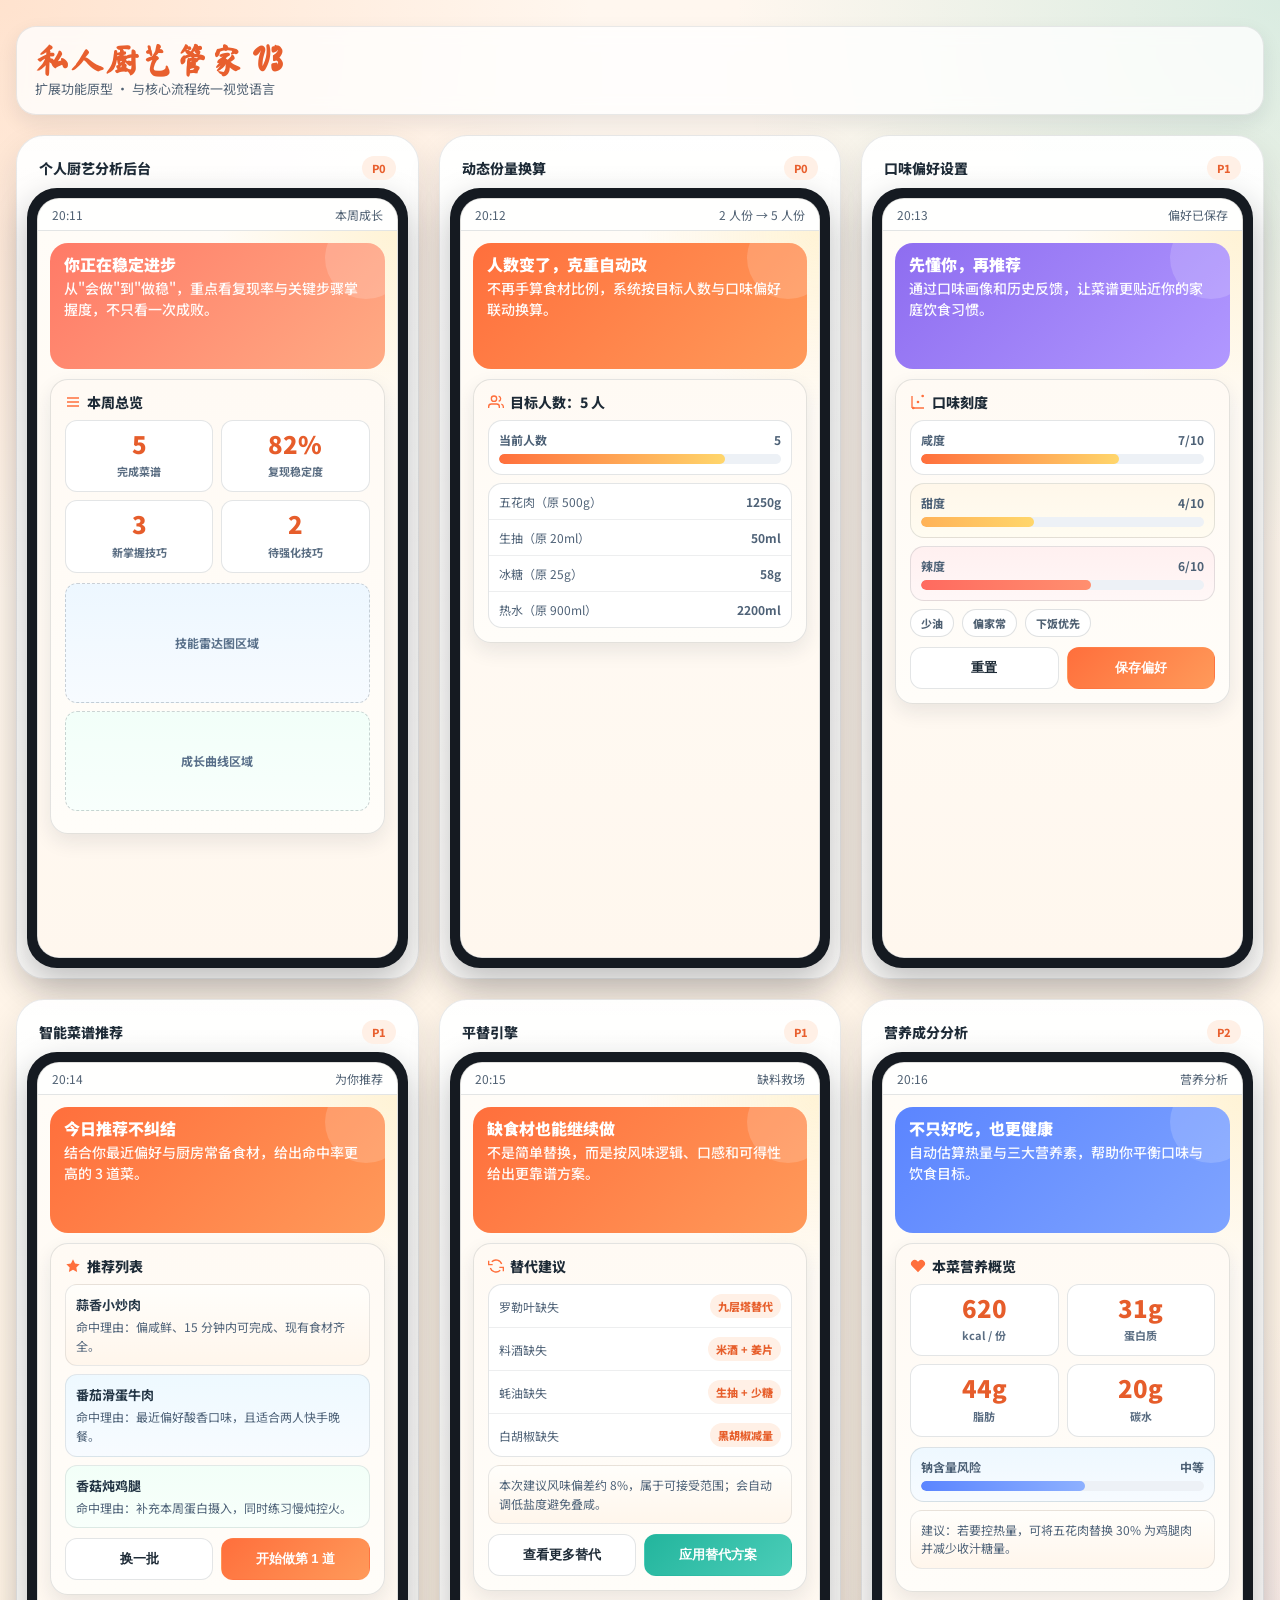
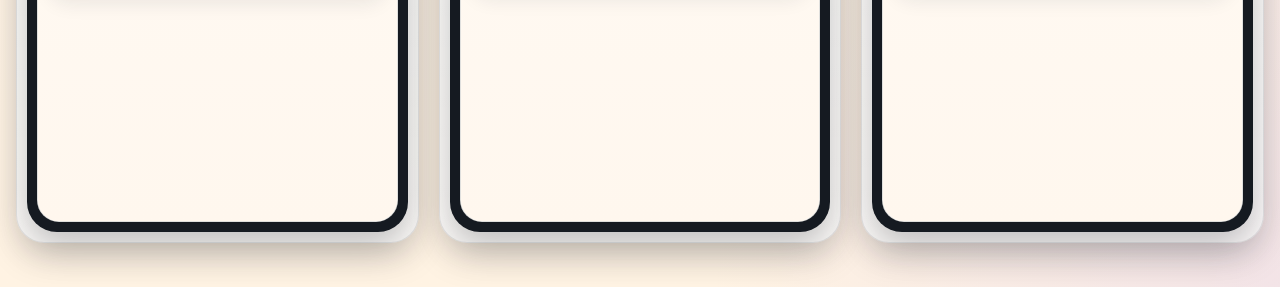
<file: assets/prototypes/smartcooking-extended.html>
<!DOCTYPE html>
<html lang="zh-CN">
<head>
  <meta charset="UTF-8" />
  <meta name="viewport" content="width=device-width, initial-scale=1.0" />
  <title>私人厨艺管家 · 扩展功能 V3</title>
  <link rel="preconnect" href="https://fonts.googleapis.com" />
  <link rel="preconnect" href="https://fonts.gstatic.com" crossorigin />
  <link href="https://fonts.googleapis.com/css2?family=Ma+Shan+Zheng&family=Noto+Sans+SC:wght@400;500;700;900&display=swap" rel="stylesheet" />
  <style>
    :root {
      --brand-1: #ff6f3c;
      --brand-2: #ff9a5a;
      --ink-1: #1d2a36;
      --ink-2: #506173;
      --bg-1: #fff7ef;
      --bg-2: #fff3e3;
      --card: #fffcf8;
      --line: rgba(29, 42, 54, 0.12);
      --mint: #23b59d;
      --sky: #e9f4ff;
      --lavender: #efeaff;
      --peach: #ffeede;
      --gold: #ffd66b;
      --rose: #ffdfe4;
      --hero-h: 126px;
      --phone-w: 385px;
      --phone-h: 780px;
      --radius-xl: 30px;
      --radius-lg: 22px;
      --radius-md: 16px;
      --radius-sm: 12px;
      --shadow-soft: 0 16px 34px rgba(22, 37, 53, 0.12);
      --shadow-card: 0 8px 20px rgba(22, 37, 53, 0.09);
    }

    * { box-sizing: border-box; }

    body {
      margin: 0;
      font-family: "Noto Sans SC", sans-serif;
      color: var(--ink-1);
      background:
        radial-gradient(circle at 0% 0%, rgba(255, 154, 90, 0.22), transparent 26%),
        radial-gradient(circle at 100% 0%, rgba(35, 181, 157, 0.17), transparent 24%),
        radial-gradient(circle at 100% 100%, rgba(169, 134, 255, 0.14), transparent 25%),
        linear-gradient(180deg, var(--bg-1), var(--bg-2));
      min-height: 100vh;
    }

    .shell { max-width: 1540px; margin: 0 auto; padding: 26px 16px 44px; }

    .header {
      display: flex;
      justify-content: space-between;
      align-items: center;
      gap: 14px;
      padding: 16px 18px;
      border-radius: 20px;
      background: rgba(255, 255, 255, 0.78);
      border: 1px solid rgba(29, 42, 54, 0.1);
      backdrop-filter: blur(8px);
      box-shadow: var(--shadow-card);
      margin-bottom: 20px;
    }

    .header h1 {
      margin: 0;
      font-family: "Ma Shan Zheng", cursive;
      font-size: 34px;
      letter-spacing: 1px;
      color: #e85f2e;
    }

    .header p { margin: 2px 0 0; color: var(--ink-2); font-size: 13px; }

    .grid { display: grid; grid-template-columns: repeat(3, minmax(280px, 1fr)); gap: 20px; }

    .screen-card {
      background: linear-gradient(180deg, rgba(255,255,255,0.95), rgba(255,255,255,0.84));
      border: 1px solid rgba(29, 42, 54, 0.1);
      border-radius: 28px;
      padding: 10px;
      box-shadow: var(--shadow-soft);
    }

    .screen-title {
      display: flex;
      justify-content: space-between;
      align-items: center;
      padding: 10px 12px 8px;
      font-size: 14px;
      font-weight: 800;
    }

    .tag {
      font-size: 11px;
      font-weight: 800;
      color: #e85f2e;
      background: #fff0e6;
      border-radius: 999px;
      padding: 4px 10px;
    }

    .phone {
      width: 100%;
      max-width: var(--phone-w);
      height: var(--phone-h);
      margin: 0 auto;
      border-radius: var(--radius-xl);
      background: #151a21;
      padding: 10px;
      box-shadow: 0 14px 34px rgba(21, 26, 33, 0.28);
    }

    .phone-shell {
      height: 100%;
      overflow: hidden;
      border-radius: 22px;
      background: #fffdf9;
      border: 1px solid rgba(29, 42, 54, 0.14);
      position: relative;
    }

    .status {
      height: 32px;
      display: flex;
      align-items: center;
      justify-content: space-between;
      padding: 0 14px;
      font-size: 12px;
      color: var(--ink-2);
      background: rgba(255,255,255,0.84);
      border-bottom: 1px solid var(--line);
    }

    .page {
      height: calc(100% - 32px);
      overflow-y: auto;
      padding: 12px;
      background:
        radial-gradient(circle at 100% 0%, rgba(255, 214, 107, 0.24), transparent 22%),
        linear-gradient(180deg, #fffcf7, #fff7ee);
    }

    .hero {
      min-height: var(--hero-h);
      border-radius: 18px;
      background: linear-gradient(135deg, var(--brand-1), var(--brand-2));
      color: #fff;
      padding: 12px 14px;
      margin-bottom: 10px;
      position: relative;
      overflow: hidden;
    }

    .hero::after {
      content: "";
      position: absolute;
      width: 82px;
      height: 82px;
      right: -22px;
      top: -26px;
      border-radius: 50%;
      background: rgba(255,255,255,0.16);
    }

    .hero h3 { margin: 0 0 4px; font-size: 16px; line-height: 1.2; font-weight: 900; position: relative; z-index: 1; }
    .hero p { margin: 0; font-size: 11px; line-height: 1.5; color: rgba(255,255,255,0.92); position: relative; z-index: 1; }

    .panel {
      border-radius: 18px;
      background: linear-gradient(180deg, #fffaf4, #fffdf9);
      border: 1px solid var(--line);
      box-shadow: var(--shadow-card);
      margin-bottom: 10px;
      overflow: hidden;
    }

    .panel .head {
      display: flex;
      justify-content: space-between;
      align-items: center;
      padding: 12px 14px 8px;
      font-size: 14px;
      font-weight: 800;
    }

    .panel .body { padding: 0 14px 14px; }

    .stat-grid { display: grid; grid-template-columns: repeat(2, 1fr); gap: 8px; margin-bottom: 10px; }

    .stat {
      border-radius: 12px;
      border: 1px solid rgba(29,42,54,0.12);
      background: #fff;
      padding: 10px;
      text-align: center;
    }

    .stat strong {
      display: block;
      font-size: 24px;
      line-height: 1.1;
      color: #e65d2b;
      font-weight: 900;
    }

    .stat span { font-size: 11px; color: #5a6d82; font-weight: 700; }

    .chart {
      height: 120px;
      border-radius: 12px;
      border: 1px dashed rgba(29,42,54,0.2);
      background: linear-gradient(180deg, #edf7ff, #f7fbff);
      display: grid;
      place-items: center;
      color: #59708a;
      font-size: 12px;
      font-weight: 700;
      margin-bottom: 8px;
    }

    .slider-box {
      border-radius: 14px;
      border: 1px solid rgba(29,42,54,0.12);
      background: #fff;
      padding: 10px;
      margin-bottom: 8px;
    }

    .line {
      display: flex;
      justify-content: space-between;
      align-items: center;
      font-size: 12px;
      margin-bottom: 6px;
      color: #4d6176;
      font-weight: 700;
    }

    .bar {
      height: 10px;
      border-radius: 999px;
      background: #edf1f6;
      overflow: hidden;
    }

    .fill { height: 100%; border-radius: inherit; background: linear-gradient(90deg, #ff6f3c, #ffd66b); }

    .recipe-item {
      border-radius: 12px;
      border: 1px solid rgba(29,42,54,0.1);
      background: linear-gradient(180deg, #fffefb, #fff6ec);
      padding: 10px;
      margin-bottom: 8px;
      font-size: 12px;
      color: #4e6278;
      line-height: 1.55;
    }

    .recipe-item strong { display: block; font-size: 13px; color: #243646; margin-bottom: 3px; }

    .chips { display: flex; flex-wrap: wrap; gap: 8px; }

    .chip {
      border-radius: 999px;
      border: 1px solid rgba(29,42,54,0.14);
      background: #fff;
      padding: 5px 10px;
      font-size: 11px;
      color: #506173;
      font-weight: 800;
    }

    .btn-row { display: flex; gap: 8px; margin-top: 10px; }

    .btn {
      min-height: 42px;
      border-radius: 12px;
      border: 1px solid rgba(29,42,54,0.12);
      background: #fff;
      font-size: 13px;
      font-weight: 800;
      padding: 10px 12px;
      color: var(--ink-1);
      flex: 1;
    }

    .btn.primary { background: linear-gradient(135deg, var(--brand-1), var(--brand-2)); color: #fff; border-color: transparent; }
    .btn.teal { background: linear-gradient(135deg, #23b59d, #4bcdb8); color: #fff; border-color: transparent; }

    .table {
      border-radius: 14px;
      border: 1px solid rgba(29,42,54,0.12);
      overflow: hidden;
      background: #fff;
    }

    .row {
      display: grid;
      grid-template-columns: 1fr auto;
      gap: 8px;
      align-items: center;
      padding: 9px 10px;
      border-bottom: 1px solid rgba(29,42,54,0.08);
      font-size: 12px;
      color: #4f6277;
    }

    .row:last-child { border-bottom: 0; }

    .badge {
      padding: 4px 8px;
      border-radius: 999px;
      font-size: 11px;
      font-weight: 800;
      background: #fff0e6;
      color: #e75f2c;
    }

    @media (max-width: 1260px) {
      .grid { grid-template-columns: repeat(2, minmax(280px, 1fr)); }
    }

    @media (max-width: 760px) {
      .grid { grid-template-columns: 1fr; }
      .phone { max-width: 100%; height: 720px; }
    }
  </style>
</head>
<body>
  <div class="shell">
    <header class="header">
      <div>
        <h1>私人厨艺管家 V3</h1>
        <p>扩展功能原型 · 与核心流程统一视觉语言</p>
      </div>
    </header>

    <main class="grid">
      <section class="screen-card">
        <div class="screen-title"><span>个人厨艺分析后台</span><span class="tag">P0</span></div>
        <div class="phone"><div class="phone-shell">
          <div class="status"><span>20:11</span><span>本周成长</span></div>
          <div class="page">
            <div class="hero" style="background:linear-gradient(135deg,#ff7a67,#ffab84);">
              <h3>你正在稳定进步</h3>
              <p style="font-size:14px;color:rgba(255,255,255,0.96);font-weight:500;">从"会做"到"做稳"，重点看复现率与关键步骤掌握度，不只看一次成败。</p>
            </div>
            <div class="panel">
              <div class="head">
                <span style="display:flex;align-items:center;gap:6px;">
                  <svg viewBox="0 0 24 24" fill="none" stroke="currentColor" stroke-width="2" style="width:16px;height:16px;color:#ff6f3c;">
                    <path d="M3 12h18"/>
                    <path d="M3 6h18"/>
                    <path d="M3 18h18"/>
                  </svg>
                  本周总览
                </span>
              </div>
              <div class="body">
                <div class="stat-grid">
                  <div class="stat"><strong>5</strong><span>完成菜谱</span></div>
                  <div class="stat"><strong>82%</strong><span>复现稳定度</span></div>
                  <div class="stat"><strong>3</strong><span>新掌握技巧</span></div>
                  <div class="stat"><strong>2</strong><span>待强化技巧</span></div>
                </div>
                <div class="chart">技能雷达图区域</div>
                <div class="chart" style="height:100px;background:linear-gradient(180deg,#f2fff9,#f8fffc);">成长曲线区域</div>
              </div>
            </div>
          </div>
        </div></div>
      </section>

      <section class="screen-card">
        <div class="screen-title"><span>动态份量换算</span><span class="tag">P0</span></div>
        <div class="phone"><div class="phone-shell">
          <div class="status"><span>20:12</span><span>2 人份 → 5 人份</span></div>
          <div class="page">
            <div class="hero" style="background:linear-gradient(135deg,#ff6f3c,#ff9a5a);">
              <h3>人数变了，克重自动改</h3>
              <p style="font-size:14px;color:rgba(255,255,255,0.96);font-weight:500;">不再手算食材比例，系统按目标人数与口味偏好联动换算。</p>
            </div>
            <div class="panel">
              <div class="head">
                <span style="display:flex;align-items:center;gap:6px;">
                  <svg viewBox="0 0 24 24" fill="none" stroke="currentColor" stroke-width="2" style="width:16px;height:16px;color:#ff6f3c;">
                    <path d="M17 21v-2a4 4 0 0 0-4-4H5a4 4 0 0 0-4 4v2"/>
                    <circle cx="9" cy="7" r="4"/>
                    <path d="M23 21v-2a4 4 0 0 0-3-3.87"/>
                    <path d="M16 3.13a4 4 0 0 1 0 7.75"/>
                  </svg>
                  目标人数：5 人
                </span>
              </div>
              <div class="body">
                <div class="slider-box">
                  <div class="line"><span>当前人数</span><strong>5</strong></div>
                  <div class="bar"><div class="fill" style="width:80%;"></div></div>
                </div>
                <div class="table">
                  <div class="row"><span>五花肉（原 500g）</span><strong>1250g</strong></div>
                  <div class="row"><span>生抽（原 20ml）</span><strong>50ml</strong></div>
                  <div class="row"><span>冰糖（原 25g）</span><strong>58g</strong></div>
                  <div class="row"><span>热水（原 900ml）</span><strong>2200ml</strong></div>
                </div>
              </div>
            </div>
          </div>
        </div></div>
      </section>

      <section class="screen-card">
        <div class="screen-title"><span>口味偏好设置</span><span class="tag">P1</span></div>
        <div class="phone"><div class="phone-shell">
          <div class="status"><span>20:13</span><span>偏好已保存</span></div>
          <div class="page">
            <div class="hero" style="background:linear-gradient(135deg,#8e6df0,#b198ff);">
              <h3>先懂你，再推荐</h3>
              <p style="font-size:14px;color:rgba(255,255,255,0.96);font-weight:500;">通过口味画像和历史反馈，让菜谱更贴近你的家庭饮食习惯。</p>
            </div>
            <div class="panel">
              <div class="head">
                <span style="display:flex;align-items:center;gap:6px;">
                  <svg viewBox="0 0 24 24" fill="none" stroke="currentColor" stroke-width="2" style="width:16px;height:16px;color:#ff6f3c;">
                    <circle cx="12" cy="12" r="1"/>
                    <circle cx="19" cy="3" r="1"/>
                    <circle cx="5" cy="21" r="1"/>
                    <path d="M3 3v18"/>
                    <path d="M3 21h18"/>
                  </svg>
                  口味刻度
                </span>
              </div>
              <div class="body">
                <div class="slider-box">
                  <div class="line"><span>咸度</span><strong>7/10</strong></div>
                  <div class="bar"><div class="fill" style="width:70%;"></div></div>
                </div>
                <div class="slider-box" style="background:linear-gradient(180deg,#fff7ea,#fffcf1);">
                  <div class="line"><span>甜度</span><strong>4/10</strong></div>
                  <div class="bar"><div class="fill" style="width:40%;background:linear-gradient(90deg,#ffb257,#ffd66b);"></div></div>
                </div>
                <div class="slider-box" style="background:linear-gradient(180deg,#fff0f0,#fff7f7);">
                  <div class="line"><span>辣度</span><strong>6/10</strong></div>
                  <div class="bar"><div class="fill" style="width:60%;background:linear-gradient(90deg,#ff6a5f,#ff8f6f);"></div></div>
                </div>
                <div class="chips"><span class="chip">少油</span><span class="chip">偏家常</span><span class="chip">下饭优先</span></div>
                <div class="btn-row"><button class="btn">重置</button><button class="btn primary">保存偏好</button></div>
              </div>
            </div>
          </div>
        </div></div>
      </section>

      <section class="screen-card">
        <div class="screen-title"><span>智能菜谱推荐</span><span class="tag">P1</span></div>
        <div class="phone"><div class="phone-shell">
          <div class="status"><span>20:14</span><span>为你推荐</span></div>
          <div class="page">
            <div class="hero" style="background:linear-gradient(135deg,#ff6f3c,#ff9a5a);">
              <h3>今日推荐不纠结</h3>
              <p style="font-size:14px;color:rgba(255,255,255,0.96);font-weight:500;">结合你最近偏好与厨房常备食材，给出命中率更高的 3 道菜。</p>
            </div>
            <div class="panel">
              <div class="head">
                <span style="display:flex;align-items:center;gap:6px;">
                  <svg viewBox="0 0 24 24" fill="currentColor" style="width:16px;height:16px;color:#ff6f3c;">
                    <path d="M12 2l3.09 6.26L22 9.27l-5 4.87 1.18 6.88L12 17.77l-6.18 3.25L7 14.14 2 9.27l6.91-1.01L12 2z"/>
                  </svg>
                  推荐列表
                </span>
              </div>
              <div class="body">
                <div class="recipe-item"><strong>蒜香小炒肉</strong>命中理由：偏咸鲜、15 分钟内可完成、现有食材齐全。</div>
                <div class="recipe-item" style="background:linear-gradient(180deg,#eef9ff,#f7fbff);"><strong>番茄滑蛋牛肉</strong>命中理由：最近偏好酸香口味，且适合两人快手晚餐。</div>
                <div class="recipe-item" style="background:linear-gradient(180deg,#f2fff8,#f8fffb);"><strong>香菇炖鸡腿</strong>命中理由：补充本周蛋白摄入，同时练习慢炖控火。</div>
                <div class="btn-row"><button class="btn">换一批</button><button class="btn primary">开始做第 1 道</button></div>
              </div>
            </div>
          </div>
        </div></div>
      </section>

      <section class="screen-card">
        <div class="screen-title"><span>平替引擎</span><span class="tag">P1</span></div>
        <div class="phone"><div class="phone-shell">
          <div class="status"><span>20:15</span><span>缺料救场</span></div>
          <div class="page">
            <div class="hero" style="background:linear-gradient(135deg,#ff6f3c,#ff9a5a);">
              <h3>缺食材也能继续做</h3>
              <p style="font-size:14px;color:rgba(255,255,255,0.96);font-weight:500;">不是简单替换，而是按风味逻辑、口感和可得性给出更靠谱方案。</p>
            </div>
            <div class="panel">
              <div class="head">
                <span style="display:flex;align-items:center;gap:6px;">
                  <svg viewBox="0 0 24 24" fill="none" stroke="currentColor" stroke-width="2" style="width:16px;height:16px;color:#ff6f3c;">
                    <path d="M1 4v6h6"/>
                    <path d="M23 20v-6h-6"/>
                    <path d="M20.49 9A9 9 0 0 0 5.64 5.64"/>
                    <path d="M3.51 15A9 9 0 0 0 18.36 18.36"/>
                  </svg>
                  替代建议
                </span>
              </div>
              <div class="body">
                <div class="table">
                  <div class="row"><span>罗勒叶缺失</span><span class="badge">九层塔替代</span></div>
                  <div class="row"><span>料酒缺失</span><span class="badge">米酒 + 姜片</span></div>
                  <div class="row"><span>蚝油缺失</span><span class="badge">生抽 + 少糖</span></div>
                  <div class="row"><span>白胡椒缺失</span><span class="badge">黑胡椒减量</span></div>
                </div>
                <div class="recipe-item" style="margin-top:8px;">本次建议风味偏差约 8%，属于可接受范围；会自动调低盐度避免叠咸。</div>
                <div class="btn-row"><button class="btn">查看更多替代</button><button class="btn teal">应用替代方案</button></div>
              </div>
            </div>
          </div>
        </div></div>
      </section>

      <section class="screen-card">
        <div class="screen-title"><span>营养成分分析</span><span class="tag">P2</span></div>
        <div class="phone"><div class="phone-shell">
          <div class="status"><span>20:16</span><span>营养分析</span></div>
          <div class="page">
            <div class="hero" style="background:linear-gradient(135deg,#5b85ff,#7fa4ff);">
              <h3>不只好吃，也更健康</h3>
              <p style="font-size:14px;color:rgba(255,255,255,0.96);font-weight:500;">自动估算热量与三大营养素，帮助你平衡口味与饮食目标。</p>
            </div>
            <div class="panel">
              <div class="head">
                <span style="display:flex;align-items:center;gap:6px;">
                  <svg viewBox="0 0 24 24" fill="currentColor" style="width:16px;height:16px;color:#ff6f3c;">
                    <path d="M20.84 4.61a5.5 5.5 0 0 0-7.78 0L12 5.67l-1.06-1.06a5.5 5.5 0 0 0-7.78 7.78l1.06 1.06L12 21.23l7.78-7.78 1.06-1.06a5.5 5.5 0 0 0 0-7.78z"/>
                  </svg>
                  本菜营养概览
                </span>
              </div>
              <div class="body">
                <div class="stat-grid">
                  <div class="stat"><strong>620</strong><span>kcal / 份</span></div>
                  <div class="stat"><strong>31g</strong><span>蛋白质</span></div>
                  <div class="stat"><strong>44g</strong><span>脂肪</span></div>
                  <div class="stat"><strong>20g</strong><span>碳水</span></div>
                </div>
                <div class="slider-box" style="background:linear-gradient(180deg,#eef8ff,#f7fbff);">
                  <div class="line"><span>钠含量风险</span><strong>中等</strong></div>
                  <div class="bar"><div class="fill" style="width:58%;background:linear-gradient(90deg,#5b85ff,#8db0ff);"></div></div>
                </div>
                <div class="recipe-item">建议：若要控热量，可将五花肉替换 30% 为鸡腿肉并减少收汁糖量。</div>
              </div>
            </div>
          </div>
        </div></div>
      </section>
    </main>
  </div>
</body>
</html>
</file>
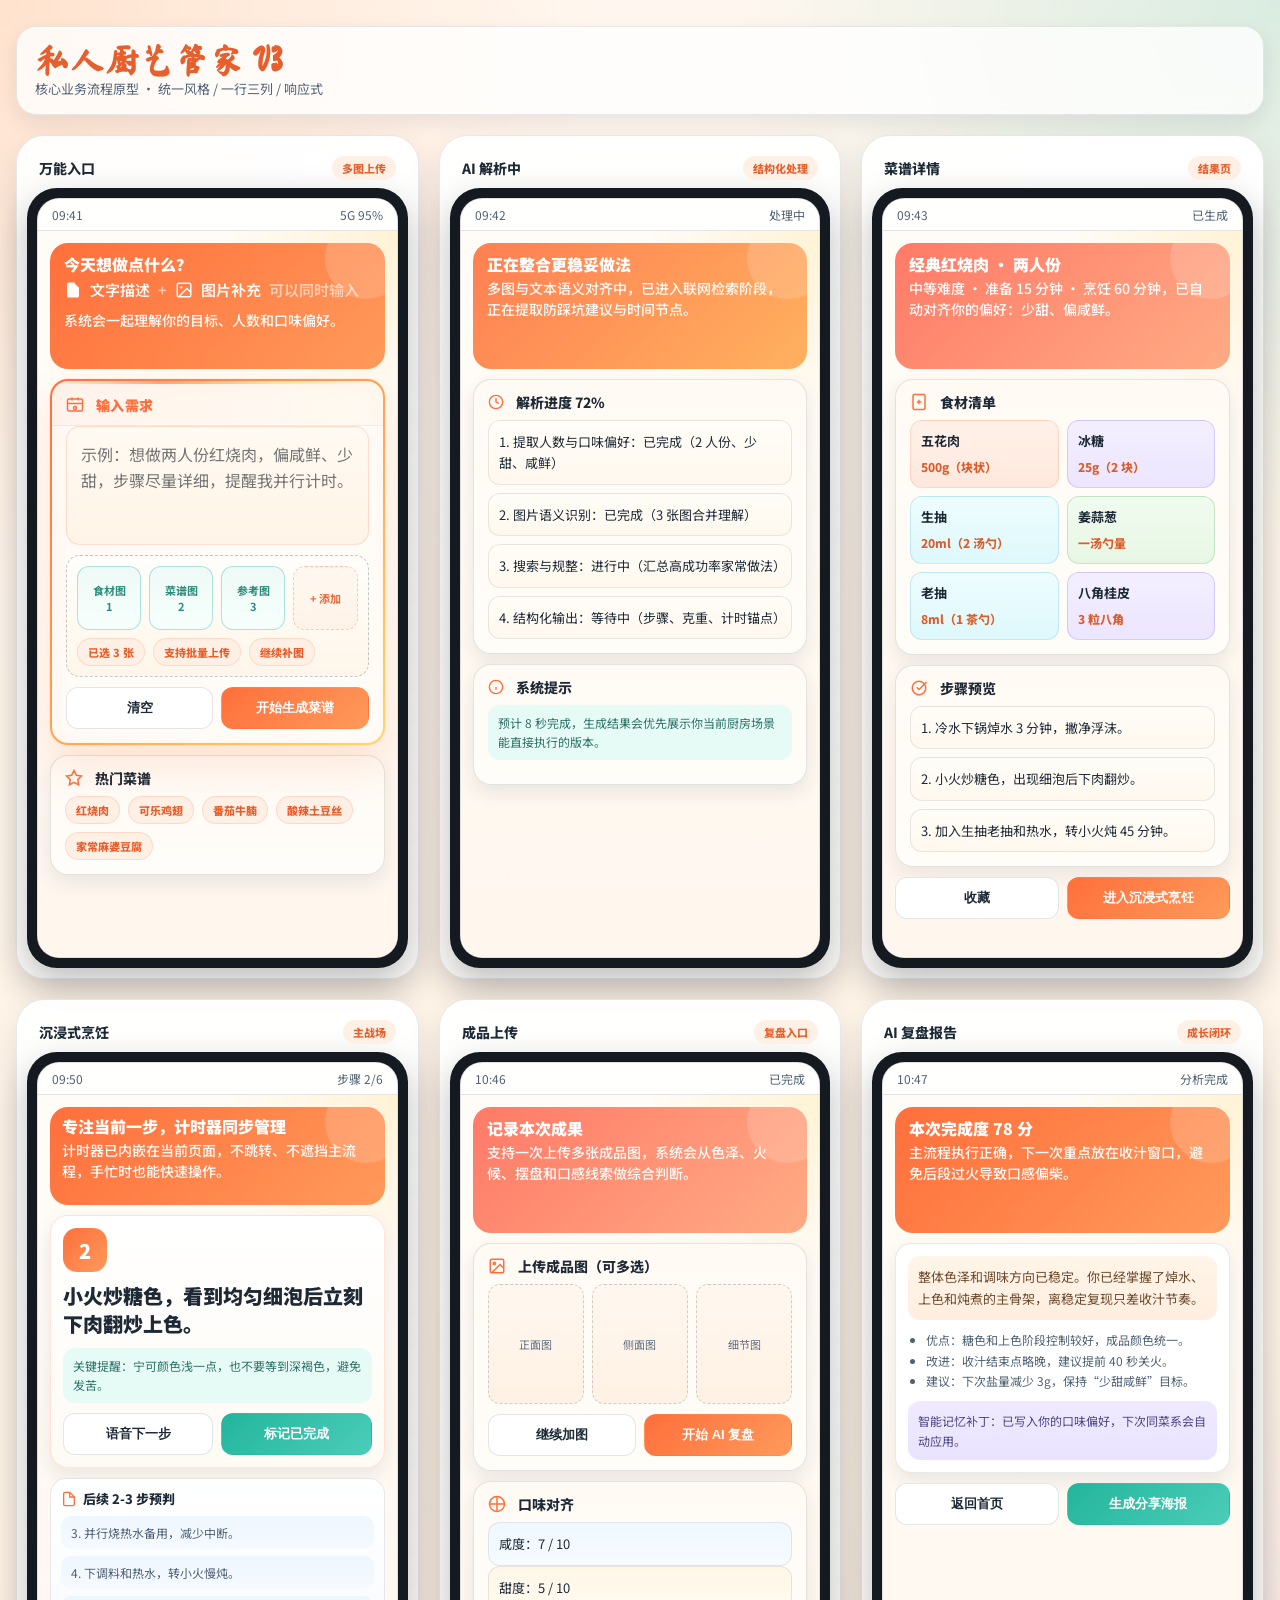
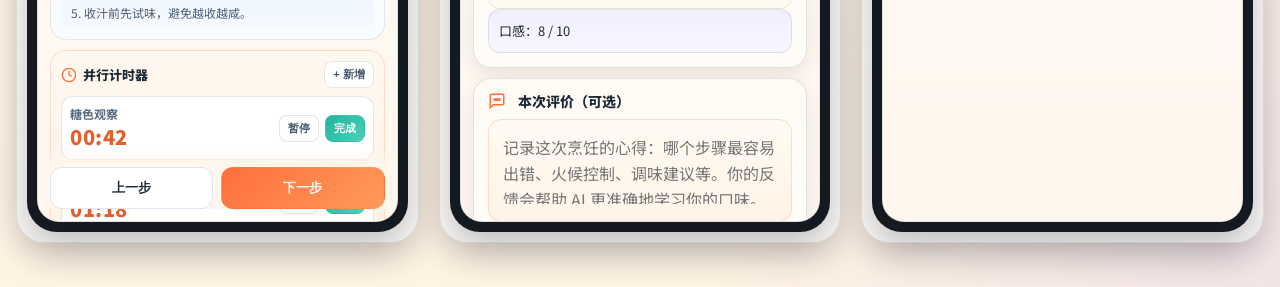
<file: assets/prototypes/smartcooking-mvp.html>
<!DOCTYPE html>
<html lang="zh-CN">
<head>
  <meta charset="UTF-8" />
  <meta name="viewport" content="width=device-width, initial-scale=1.0" />
  <title>私人厨艺管家 · MVP 核心流程 V3</title>
  <link rel="preconnect" href="https://fonts.googleapis.com" />
  <link rel="preconnect" href="https://fonts.gstatic.com" crossorigin />
  <link href="https://fonts.googleapis.com/css2?family=Ma+Shan+Zheng&family=Noto+Sans+SC:wght@400;500;700;900&display=swap" rel="stylesheet" />
  <style>
    :root {
      --brand-1: #ff6f3c;
      --brand-2: #ff9a5a;
      --ink-1: #1d2a36;
      --ink-2: #506173;
      --bg-1: #fff7ef;
      --bg-2: #fff3e3;
      --card: #fffcf8;
      --line: rgba(29, 42, 54, 0.12);
      --mint: #23b59d;
      --mint-soft: #e6faf6;
      --sky: #e9f4ff;
      --lavender: #efeaff;
      --peach: #ffeede;
      --gold: #ffd66b;
      --rose: #ffdfe4;
      --hero-h: 126px;
      --hero-h-cooking: 98px;
      --phone-w: 385px;
      --phone-h: 780px;
      --radius-xl: 30px;
      --radius-lg: 22px;
      --radius-md: 16px;
      --radius-sm: 12px;
      --shadow-soft: 0 16px 34px rgba(22, 37, 53, 0.12);
      --shadow-card: 0 8px 20px rgba(22, 37, 53, 0.09);
    }

    * { box-sizing: border-box; }

    body {
      margin: 0;
      font-family: "Noto Sans SC", sans-serif;
      color: var(--ink-1);
      background:
        radial-gradient(circle at 0% 0%, rgba(255, 154, 90, 0.22), transparent 26%),
        radial-gradient(circle at 100% 0%, rgba(35, 181, 157, 0.17), transparent 24%),
        radial-gradient(circle at 100% 100%, rgba(169, 134, 255, 0.14), transparent 25%),
        linear-gradient(180deg, var(--bg-1), var(--bg-2));
      min-height: 100vh;
    }

    .shell {
      max-width: 1540px;
      margin: 0 auto;
      padding: 26px 16px 44px;
    }

    .header {
      display: flex;
      justify-content: space-between;
      align-items: center;
      gap: 14px;
      padding: 16px 18px;
      border-radius: 20px;
      background: rgba(255, 255, 255, 0.78);
      border: 1px solid rgba(29, 42, 54, 0.1);
      backdrop-filter: blur(8px);
      box-shadow: var(--shadow-card);
      margin-bottom: 20px;
    }

    .header h1 {
      margin: 0;
      font-family: "Ma Shan Zheng", cursive;
      font-size: 34px;
      letter-spacing: 1px;
      color: #e85f2e;
    }

    .header p {
      margin: 2px 0 0;
      color: var(--ink-2);
      font-size: 13px;
    }

    .grid {
      display: grid;
      grid-template-columns: repeat(3, minmax(280px, 1fr));
      gap: 20px;
    }

    .screen-card {
      background: linear-gradient(180deg, rgba(255,255,255,0.95), rgba(255,255,255,0.84));
      border: 1px solid rgba(29, 42, 54, 0.1);
      border-radius: 28px;
      padding: 10px;
      box-shadow: var(--shadow-soft);
    }

    .screen-title {
      display: flex;
      justify-content: space-between;
      align-items: center;
      padding: 10px 12px 8px;
      font-size: 14px;
      font-weight: 800;
    }

    .tag {
      font-size: 11px;
      font-weight: 800;
      color: #e85f2e;
      background: #fff0e6;
      border-radius: 999px;
      padding: 4px 10px;
    }

    .phone {
      width: 100%;
      max-width: var(--phone-w);
      height: var(--phone-h);
      margin: 0 auto;
      border-radius: var(--radius-xl);
      background: #151a21;
      padding: 10px;
      box-shadow: 0 14px 34px rgba(21, 26, 33, 0.28);
    }

    .phone-shell {
      height: 100%;
      overflow: hidden;
      border-radius: 22px;
      background: #fffdf9;
      border: 1px solid rgba(29, 42, 54, 0.14);
      position: relative;
    }

    .status {
      height: 32px;
      display: flex;
      align-items: center;
      justify-content: space-between;
      padding: 0 14px;
      font-size: 12px;
      color: var(--ink-2);
      background: rgba(255,255,255,0.84);
      border-bottom: 1px solid var(--line);
    }

    .page {
      height: calc(100% - 32px);
      overflow-y: auto;
      padding: 12px;
      background:
        radial-gradient(circle at 100% 0%, rgba(255, 214, 107, 0.24), transparent 22%),
        linear-gradient(180deg, #fffcf7, #fff7ee);
    }

    .hero {
      min-height: var(--hero-h);
      border-radius: 18px;
      background: linear-gradient(135deg, var(--brand-1), var(--brand-2));
      color: #fff;
      padding: 12px 14px;
      margin-bottom: 10px;
      position: relative;
      overflow: hidden;
    }

    .hero.cooking {
      min-height: var(--hero-h-cooking);
      padding: 10px 12px;
    }

    .hero::after {
      content: "";
      position: absolute;
      width: 82px;
      height: 82px;
      right: -22px;
      top: -26px;
      border-radius: 50%;
      background: rgba(255,255,255,0.16);
    }

    .hero h3 {
      margin: 0 0 4px;
      font-size: 16px;
      line-height: 1.2;
      font-weight: 900;
      position: relative;
      z-index: 1;
    }

    .hero p {
      margin: 0;
      font-size: 11px;
      line-height: 1.5;
      color: rgba(255,255,255,0.92);
      position: relative;
      z-index: 1;
    }

    .panel {
      border-radius: 18px;
      background: linear-gradient(180deg, #fffaf4, #fffdf9);
      border: 1px solid var(--line);
      box-shadow: var(--shadow-card);
      margin-bottom: 10px;
      overflow: hidden;
    }

    .panel .head {
      display: flex;
      justify-content: space-between;
      align-items: center;
      padding: 12px 14px 8px;
      font-size: 14px;
      font-weight: 800;
    }

    .panel .head svg {
      width: 18px;
      height: 18px;
      color: var(--brand-1);
      margin-right: 6px;
      flex-shrink: 0;
    }

    .panel .head span {
      display: flex;
      align-items: center;
      gap: 6px;
    }

    .panel .body { padding: 0 14px 14px; }

    .primary-input-panel {
      position: relative;
      background: linear-gradient(135deg, #fff9f4, #fffdf9);
      border: 2px solid transparent;
      background-image:
        linear-gradient(135deg, #fff9f4, #fffdf9),
        linear-gradient(135deg, #ff6f3c, #ffd66b);
      background-origin: border-box;
      background-clip: padding-box, border-box;
      box-shadow: 0 0 0 1px rgba(255,111,60,0.08), 0 20px 40px rgba(255,111,60,0.15), inset 0 0 20px rgba(255,111,60,0.05);
    }

    .primary-input-panel::before {
      content: "";
      position: absolute;
      top: 0;
      left: 0;
      right: 0;
      height: 3px;
      background: linear-gradient(90deg, transparent, #ff6f3c, #ffd66b, transparent);
      border-radius: 18px 18px 0 0;
      opacity: 0.6;
    }

    .primary-input-panel .head {
      background: linear-gradient(90deg, rgba(255,111,60,0.04), rgba(255,214,107,0.04));
      border-bottom: 1px solid rgba(255,111,60,0.12);
      padding: 14px 14px 10px;
      color: #ff6f3c;
      font-weight: 900;
      letter-spacing: 0.02em;
    }

    .input-box {
      border: 1px solid rgba(255,111,60,0.2);
      border-radius: 14px;
      background: linear-gradient(180deg, #fffaf2, #fff4e7);
      padding: 12px;
      margin-bottom: 10px;
    }

    textarea {
      width: 100%;
      resize: none;
      border: 0;
      background: transparent;
      min-height: 88px;
      font: inherit;
      color: var(--ink-1);
      outline: none;
      line-height: 1.65;
    }

    .upload-board {
      border: 1px dashed rgba(29,42,54,0.25);
      border-radius: 14px;
      background: linear-gradient(180deg, #fffefb, #fff6ea);
      padding: 10px;
    }

    .upload-grid {
      display: grid;
      grid-template-columns: repeat(4, 1fr);
      gap: 8px;
      margin-bottom: 8px;
    }

    .slot {
      height: 64px;
      border-radius: 12px;
      border: 1px dashed rgba(255,111,60,0.35);
      background: linear-gradient(180deg, #fff8f0, #fff3e8);
      display: grid;
      place-items: center;
      color: #e56a3a;
      font-size: 11px;
      font-weight: 700;
      text-align: center;
      padding: 4px;
    }

    .slot.filled {
      border-style: solid;
      border-color: rgba(35,181,157,0.35);
      background: linear-gradient(180deg, #eefaf7, #f6fffc);
      color: #2d8d7d;
    }

    .chips { display: flex; flex-wrap: wrap; gap: 8px; }

    .chip {
      border-radius: 999px;
      background: #fff0e6;
      border: 1px solid rgba(255,111,60,0.18);
      color: #e95d2a;
      font-size: 11px;
      font-weight: 800;
      padding: 5px 10px;
    }

    .btn-row { display: flex; gap: 8px; margin-top: 10px; }

    .btn {
      min-height: 42px;
      border-radius: 12px;
      border: 1px solid rgba(29,42,54,0.12);
      background: #fff;
      font-size: 13px;
      font-weight: 800;
      padding: 10px 12px;
      color: var(--ink-1);
      flex: 1;
    }

    .btn.primary {
      background: linear-gradient(135deg, var(--brand-1), var(--brand-2));
      color: #fff;
      border-color: transparent;
    }

    .btn.teal {
      background: linear-gradient(135deg, #23b59d, #4bcdb8);
      color: #fff;
      border-color: transparent;
    }

    .step-list { display: grid; gap: 8px; }

    .step {
      padding: 10px;
      border-radius: 12px;
      border: 1px solid rgba(29,42,54,0.1);
      background: linear-gradient(180deg, #fffdf8, #fff8ee);
      font-size: 13px;
      line-height: 1.65;
    }

    .ingredients {
      display: grid;
      grid-template-columns: repeat(2, 1fr);
      gap: 8px;
    }

    .ing {
      padding: 10px;
      border-radius: 12px;
      border: 1px solid rgba(29,42,54,0.1);
      background: #fff;
    }

    .ing.meat { background: linear-gradient(180deg, #fff1e8, #ffe8dd); border-color: rgba(255,111,60,0.2); }
    .ing.sauce { background: linear-gradient(180deg, #eefdff, #def8fb); border-color: rgba(79,173,210,0.24); }
    .ing.spice { background: linear-gradient(180deg, #f3efff, #ece5ff); border-color: rgba(125,95,225,0.24); }
    .ing.side { background: linear-gradient(180deg, #f0fbef, #e7f7e4); border-color: rgba(70,165,90,0.24); }

    .ing strong { display: block; font-size: 13px; margin-bottom: 3px; }
    .ing span { font-size: 12px; font-weight: 800; color: #db5b2a; }

    .focus-card {
      border-radius: 18px;
      background: linear-gradient(180deg, #fff, #fffaf4);
      border: 1px solid rgba(255,111,60,0.18);
      box-shadow: var(--shadow-card);
      padding: 12px;
      margin-bottom: 10px;
    }

    .focus-badge {
      width: 44px;
      height: 44px;
      border-radius: 14px;
      background: linear-gradient(135deg, var(--brand-1), var(--brand-2));
      display: grid;
      place-items: center;
      color: #fff;
      font-size: 20px;
      font-weight: 900;
      margin-bottom: 10px;
    }

    .focus-main {
      margin: 0 0 10px;
      font-size: 20px;
      line-height: 1.4;
      font-weight: 900;
    }

    .hint {
      border-radius: 12px;
      background: var(--mint-soft);
      color: #2f7267;
      padding: 9px 10px;
      font-size: 12px;
      line-height: 1.55;
      margin-bottom: 10px;
    }

    .upcoming {
      border-radius: 16px;
      border: 1px solid rgba(29,42,54,0.1);
      background: linear-gradient(180deg, #ffffff, #f8fbff);
      padding: 10px;
      margin-bottom: 10px;
    }

    .up-item {
      border-radius: 10px;
      background: linear-gradient(180deg, #eef6ff, #f6faff);
      padding: 8px 10px;
      font-size: 12px;
      color: #4f6075;
      margin-bottom: 7px;
    }

    .up-item:last-child { margin-bottom: 0; }

    .timer-inline {
      border-radius: 16px;
      border: 1px solid rgba(255,111,60,0.2);
      background: linear-gradient(180deg, #fff8f0, #fff2e4);
      padding: 10px;
      margin-bottom: 10px;
    }

    .timer-head {
      display: flex;
      justify-content: space-between;
      align-items: center;
      margin-bottom: 8px;
      font-size: 13px;
      font-weight: 800;
    }

    .timer-list { display: grid; gap: 8px; }

    .timer {
      border-radius: 12px;
      border: 1px solid rgba(29,42,54,0.12);
      background: #fff;
      padding: 8px;
      display: grid;
      grid-template-columns: 1fr auto;
      align-items: center;
      gap: 8px;
    }

    .timer strong { display: block; font-size: 12px; color: #5a6d82; }
    .timer span {
      font-size: 20px;
      font-weight: 900;
      color: #e55f2d;
      font-variant-numeric: tabular-nums;
      letter-spacing: 0.5px;
    }

    .timer-actions { display: flex; gap: 6px; }

    .mini-btn {
      border: 1px solid rgba(29,42,54,0.12);
      background: #fff;
      color: #46586b;
      border-radius: 8px;
      font-size: 11px;
      font-weight: 700;
      padding: 5px 8px;
    }

    .mini-btn.done {
      background: linear-gradient(135deg, #23b59d, #4ccfb9);
      color: #fff;
      border-color: transparent;
    }

    .footer-ops {
      position: sticky;
      bottom: 0;
      padding-top: 8px;
      background: linear-gradient(180deg, rgba(255,247,238,0), rgba(255,247,238,1) 35%);
    }

    .photos {
      display: grid;
      grid-template-columns: repeat(3, 1fr);
      gap: 8px;
    }

    .photo {
      aspect-ratio: 4 / 5;
      border-radius: 12px;
      border: 1px dashed rgba(29,42,54,0.2);
      background: linear-gradient(180deg, #fff7ef, #fff1e4);
      padding: 8px;
      font-size: 11px;
      color: #5f6f80;
      display: grid;
      place-items: center;
      text-align: center;
    }

    .review {
      border-radius: 16px;
      border: 1px solid rgba(29,42,54,0.1);
      background: #fff;
      padding: 12px;
      box-shadow: var(--shadow-card);
      margin-bottom: 10px;
    }

    .review .summary {
      border-radius: 12px;
      background: linear-gradient(180deg, #fff5e8, #ffeee0);
      color: #6b4a2e;
      padding: 10px;
      font-size: 13px;
      line-height: 1.7;
      margin-bottom: 10px;
    }

    .review ul {
      margin: 0;
      padding-left: 18px;
      font-size: 12px;
      line-height: 1.7;
      color: #4e6173;
    }

    .patch {
      margin-top: 10px;
      border-radius: 12px;
      background: linear-gradient(180deg, #efeaff, #e9e3ff);
      color: #4e4785;
      padding: 10px;
      font-size: 12px;
      line-height: 1.6;
    }

    @media (max-width: 1260px) {
      .grid { grid-template-columns: repeat(2, minmax(280px, 1fr)); }
    }

    @media (max-width: 760px) {
      .grid { grid-template-columns: 1fr; }
      .phone { max-width: 100%; height: 720px; }
      .upload-grid { grid-template-columns: repeat(3, 1fr); }
    }
  </style>
</head>
<body>
  <div class="shell">
    <header class="header">
      <div>
        <h1>私人厨艺管家 V3</h1>
        <p>核心业务流程原型 · 统一风格 / 一行三列 / 响应式</p>
      </div>
    </header>

    <main class="grid">
      <section class="screen-card">
        <div class="screen-title"><span>万能入口</span><span class="tag">多图上传</span></div>
        <div class="phone"><div class="phone-shell">
          <div class="status"><span>09:41</span><span>5G 95%</span></div>
          <div class="page">
            <div class="hero">
              <h3>今天想做点什么？</h3>
                <p style="font-size:15px;font-weight:600;color:rgba(255,255,255,0.96);line-height:1.6;display:flex;align-items:center;flex-wrap:wrap;gap:8px;">
                <svg viewBox="0 0 24 24" fill="currentColor" style="width:18px;height:18px;flex-shrink:0;">
                  <path d="M13 2H6a2 2 0 0 0-2 2v16a2 2 0 0 0 2 2h12a2 2 0 0 0 2-2V9z"/>
                  <polyline points="13 2 13 9 20 9" style="stroke:currentColor;fill:none;stroke-width:2;"/>
                </svg>
                <span>文字描述</span>
                <span style="opacity:0.6;">+</span>
                <svg viewBox="0 0 24 24" fill="currentColor" style="width:18px;height:18px;flex-shrink:0;">
                  <rect x="3" y="3" width="18" height="18" rx="2" ry="2" style="fill:none;stroke:currentColor;stroke-width:2;"/>
                  <circle cx="8.5" cy="8.5" r="1.5" style="fill:currentColor;"/>
                  <path d="M21 15l-5-5L5 21" style="stroke:currentColor;fill:none;stroke-width:2;"/>
                </svg>
                <span>图片补充</span>
                <span style="opacity:0.6;">可以同时输入</span>
              </p>
              <p style="font-size:14px;color:rgba(255,255,255,0.96);font-weight:500;margin-top:8px;line-height:1.5;">系统会一起理解你的目标、人数和口味偏好。</p>
            </div>

            <div class="panel primary-input-panel">
              <div class="head">
                <span>
                  <svg viewBox="0 0 24 24" fill="none" stroke="currentColor" stroke-width="2">
                    <path d="M4 4h16c1.1 0 2 .9 2 2v12c0 1.1-.9 2-2 2H4c-1.1 0-2-.9-2-2V6c0-1.1.9-2 2-2z"/>
                    <path d="M16 2v4M8 2v4M2 10h20"/>
                    <circle cx="12" cy="16" r="2"/>
                  </svg>
                  输入需求
                </span>
              </div>
              <div class="body">
                <div class="input-box">
                  <textarea placeholder="示例：想做两人份红烧肉，偏咸鲜、少甜，步骤尽量详细，提醒我并行计时。"></textarea>
                </div>

                <div class="upload-board">
                  <div class="upload-grid">
                    <div class="slot filled">食材图<br/>1</div>
                    <div class="slot filled">菜谱图<br/>2</div>
                    <div class="slot filled">参考图<br/>3</div>
                    <div class="slot">+ 添加</div>
                  </div>
                  <div class="chips">
                    <span class="chip">已选 3 张</span>
                    <span class="chip">支持批量上传</span>
                    <span class="chip">继续补图</span>
                  </div>
                </div>

                <div class="btn-row">
                  <button class="btn">清空</button>
                  <button class="btn primary">开始生成菜谱</button>
                </div>
              </div>
            </div>

            <div class="panel">
              <div class="head">
                <span>
                  <svg viewBox="0 0 24 24" fill="none" stroke="currentColor" stroke-width="2">
                    <path d="M12 2l3.09 6.26L22 9.27l-5 4.87 1.18 6.88L12 17.77l-6.18 3.25L7 14.14 2 9.27l6.91-1.01L12 2z"/>
                  </svg>
                  热门菜谱
                </span>
              </div>
              <div class="body">
                <div class="chips">
                  <span class="chip">红烧肉</span>
                  <span class="chip">可乐鸡翅</span>
                  <span class="chip">番茄牛腩</span>
                  <span class="chip">酸辣土豆丝</span>
                  <span class="chip">家常麻婆豆腐</span>
                </div>
              </div>
            </div>
          </div>
        </div></div>
      </section>

      <section class="screen-card">
        <div class="screen-title"><span>AI 解析中</span><span class="tag">结构化处理</span></div>
        <div class="phone"><div class="phone-shell">
          <div class="status"><span>09:42</span><span>处理中</span></div>
          <div class="page">
            <div class="hero" style="background:linear-gradient(135deg,#ff7f52,#ffb15f);">
              <h3>正在整合更稳妥做法</h3>
              <p style="font-size:14px;color:rgba(255,255,255,0.96);font-weight:500;">多图与文本语义对齐中，已进入联网检索阶段，正在提取防踩坑建议与时间节点。</p>
            </div>
            <div class="panel">
              <div class="head">
                <span style="display:flex;align-items:center;gap:6px;">
                  <svg viewBox="0 0 24 24" fill="none" stroke="currentColor" stroke-width="2" style="width:16px;height:16px;color:#ff6f3c;">
                    <circle cx="12" cy="12" r="10"/>
                    <path d="M12 6v6l4 2"/>
                  </svg>
                  解析进度 72%
                </span>
              </div>
              <div class="body step-list">
                <div class="step">1. 提取人数与口味偏好：已完成（2 人份、少甜、咸鲜）</div>
                <div class="step">2. 图片语义识别：已完成（3 张图合并理解）</div>
                <div class="step">3. 搜索与规整：进行中（汇总高成功率家常做法）</div>
                <div class="step">4. 结构化输出：等待中（步骤、克重、计时锚点）</div>
              </div>
            </div>
            <div class="panel">
              <div class="head">
                <span style="display:flex;align-items:center;gap:6px;">
                  <svg viewBox="0 0 24 24" fill="none" stroke="currentColor" stroke-width="2" style="width:16px;height:16px;color:#ff6f3c;">
                    <circle cx="12" cy="12" r="10"/>
                    <path d="M12 16v-4m0-4v0.01"/>
                  </svg>
                  系统提示
                </span>
              </div>
              <div class="body">
                <div class="hint">预计 8 秒完成，生成结果会优先展示你当前厨房场景能直接执行的版本。</div>
              </div>
            </div>
          </div>
        </div></div>
      </section>

      <section class="screen-card">
        <div class="screen-title"><span>菜谱详情</span><span class="tag">结果页</span></div>
        <div class="phone"><div class="phone-shell">
          <div class="status"><span>09:43</span><span>已生成</span></div>
          <div class="page">
            <div class="hero" style="background:linear-gradient(135deg,#ff7a67,#ffab84);">
              <h3>经典红烧肉 · 两人份</h3>
              <p style="font-size:14px;color:rgba(255,255,255,0.96);font-weight:500;">中等难度 · 准备 15 分钟 · 烹饪 60 分钟，已自动对齐你的偏好：少甜、偏咸鲜。</p>
            </div>

            <div class="panel">
              <div class="head">
                <span>
                  <svg viewBox="0 0 24 24" fill="none" stroke="currentColor" stroke-width="2">
                    <path d="M6 2h12a2 2 0 0 1 2 2v16a2 2 0 0 1-2 2H6a2 2 0 0 1-2-2V4a2 2 0 0 1 2-2z"/>
                    <path d="M12 9v6M9 12h6"/>
                  </svg>
                  食材清单
                </span>
              </div>
              <div class="body">
                <div class="ingredients">
                  <div class="ing meat"><strong>五花肉</strong><span>500g（块状）</span></div>
                  <div class="ing spice"><strong>冰糖</strong><span>25g（2 块）</span></div>
                  <div class="ing sauce"><strong>生抽</strong><span>20ml（2 汤勺）</span></div>
                  <div class="ing side"><strong>姜蒜葱</strong><span>一汤勺量</span></div>
                  <div class="ing sauce"><strong>老抽</strong><span>8ml（1 茶勺）</span></div>
                  <div class="ing spice"><strong>八角桂皮</strong><span>3 粒八角</span></div>
                </div>
              </div>
            </div>

            <div class="panel">
              <div class="head">
                <span>
                  <svg viewBox="0 0 24 24" fill="none" stroke="currentColor" stroke-width="2">
                    <path d="M9 11l3 3L22 4"/>
                    <path d="M21 12a9 9 0 1 1-18 0 9 9 0 0 1 18 0z"/>
                  </svg>
                  步骤预览
                </span>
              </div>
              <div class="body step-list">
                <div class="step">1. 冷水下锅焯水 3 分钟，撇净浮沫。</div>
                <div class="step">2. 小火炒糖色，出现细泡后下肉翻炒。</div>
                <div class="step">3. 加入生抽老抽和热水，转小火炖 45 分钟。</div>
              </div>
            </div>

            <div class="btn-row">
              <button class="btn">收藏</button>
              <button class="btn primary">进入沉浸式烹饪</button>
            </div>
          </div>
        </div></div>
      </section>

      <section class="screen-card">
        <div class="screen-title"><span>沉浸式烹饪</span><span class="tag">主战场</span></div>
        <div class="phone"><div class="phone-shell">
          <div class="status"><span>09:50</span><span>步骤 2/6</span></div>
          <div class="page">
            <div class="hero cooking" style="background:linear-gradient(135deg,#ff6f3c,#ff9a5a);">
              <h3>专注当前一步，计时器同步管理</h3>
              <p style="font-size:14px;color:rgba(255,255,255,0.96);font-weight:500;">计时器已内嵌在当前页面，不跳转、不遮挡主流程，手忙时也能快速操作。</p>
            </div>

            <div class="focus-card">
              <div class="focus-badge">2</div>
              <p class="focus-main">小火炒糖色，看到均匀细泡后立刻下肉翻炒上色。</p>
              <div class="hint">关键提醒：宁可颜色浅一点，也不要等到深褐色，避免发苦。</div>
              <div class="btn-row">
                <button class="btn">语音下一步</button>
                <button class="btn teal">标记已完成</button>
              </div>
            </div>

            <div class="upcoming">
              <div style="font-size:13px;font-weight:800;margin-bottom:8px;display:flex;align-items:center;gap:6px;">
                <svg viewBox="0 0 24 24" fill="none" stroke="currentColor" stroke-width="2" style="width:16px;height:16px;color:#ff6f3c;">
                  <path d="M13 2H6a2 2 0 0 0-2 2v16a2 2 0 0 0 2 2h12a2 2 0 0 0 2-2V9z"/>
                  <polyline points="13 2 13 9 20 9"/>
                </svg>
                后续 2-3 步预判
              </div>
              <div class="up-item">3. 并行烧热水备用，减少中断。</div>
              <div class="up-item">4. 下调料和热水，转小火慢炖。</div>
              <div class="up-item">5. 收汁前先试味，避免越收越咸。</div>
            </div>

            <div class="timer-inline">
              <div class="timer-head">
                <span style="display:flex;align-items:center;gap:6px;">
                  <svg viewBox="0 0 24 24" fill="none" stroke="currentColor" stroke-width="2" style="width:16px;height:16px;color:#ff6f3c;">
                    <circle cx="12" cy="12" r="10"/>
                    <polyline points="12 6 12 12 16 14"/>
                  </svg>
                  并行计时器
                </span>
                <button class="mini-btn">+ 新增</button>
              </div>
              <div class="timer-list">
                <div class="timer">
                  <div><strong>糖色观察</strong><span>00:42</span></div>
                  <div class="timer-actions"><button class="mini-btn">暂停</button><button class="mini-btn done">完成</button></div>
                </div>
                <div class="timer">
                  <div><strong>热水准备</strong><span>01:18</span></div>
                  <div class="timer-actions"><button class="mini-btn">暂停</button><button class="mini-btn done">完成</button></div>
                </div>
              </div>
            </div>

            <div class="footer-ops">
              <div class="btn-row">
                <button class="btn">上一步</button>
                <button class="btn primary">下一步</button>
              </div>
            </div>
          </div>
        </div></div>
      </section>

      <section class="screen-card">
        <div class="screen-title"><span>成品上传</span><span class="tag">复盘入口</span></div>
        <div class="phone"><div class="phone-shell">
          <div class="status"><span>10:46</span><span>已完成</span></div>
          <div class="page">
            <div class="hero" style="background:linear-gradient(135deg,#ff7a67,#ffab84);">
              <h3>记录本次成果</h3>
              <p style="font-size:14px;color:rgba(255,255,255,0.96);font-weight:500;">支持一次上传多张成品图，系统会从色泽、火候、摆盘和口感线索做综合判断。</p>
            </div>

            <div class="panel">
              <div class="head">
                <span>
                  <svg viewBox="0 0 24 24" fill="none" stroke="currentColor" stroke-width="2">
                    <rect x="3" y="3" width="18" height="18" rx="2" ry="2"/>
                    <circle cx="8.5" cy="8.5" r="1.5"/>
                    <path d="M21 15l-5-5L5 21"/>
                  </svg>
                  上传成品图（可多选）
                </span>
              </div>
              <div class="body">
                <div class="photos">
                  <div class="photo">正面图</div>
                  <div class="photo">侧面图</div>
                  <div class="photo">细节图</div>
                </div>
                <div class="btn-row"><button class="btn">继续加图</button><button class="btn primary">开始 AI 复盘</button></div>
              </div>
            </div>

            <div class="panel">
              <div class="head">
                <span>
                  <svg viewBox="0 0 24 24" fill="none" stroke="currentColor" stroke-width="2">
                    <path d="M12 2v20M2 12h20"/>
                    <circle cx="12" cy="12" r="10"/>
                  </svg>
                  口味对齐
                </span>
              </div>
              <div class="body">
                <div class="step" style="background:linear-gradient(180deg,#eef8ff,#f7fbff);">咸度：7 / 10</div>
                <div class="step" style="background:linear-gradient(180deg,#fff6e7,#fffbf0);">甜度：5 / 10</div>
                <div class="step" style="background:linear-gradient(180deg,#f1efff,#f8f6ff);">口感：8 / 10</div>
              </div>
            </div>

            <div class="panel">
              <div class="head">
                <span>
                  <svg viewBox="0 0 24 24" fill="none" stroke="currentColor" stroke-width="2">
                    <path d="M21 15a2 2 0 0 1-2 2H7l-4 4V5a2 2 0 0 1 2-2h14a2 2 0 0 1 2 2z"/>
                    <circle cx="9" cy="10" r="1" fill="currentColor"/>
                    <circle cx="12" cy="10" r="1" fill="currentColor"/>
                    <circle cx="15" cy="10" r="1" fill="currentColor"/>
                  </svg>
                  本次评价（可选）
                </span>
              </div>
              <div class="body">
                <div class="input-box" style="min-height:88px;">
                  <textarea placeholder="记录这次烹饪的心得：哪个步骤最容易出错、火候控制、调味建议等。你的反馈会帮助 AI 更准确地学习你的口味。" style="min-height:72px;"></textarea>
                </div>
              </div>
            </div>
          </div>
        </div></div>
      </section>

      <section class="screen-card">
        <div class="screen-title"><span>AI 复盘报告</span><span class="tag">成长闭环</span></div>
        <div class="phone"><div class="phone-shell">
          <div class="status"><span>10:47</span><span>分析完成</span></div>
          <div class="page">
            <div class="hero">
              <h3>本次完成度 78 分</h3>
              <p style="font-size:14px;color:rgba(255,255,255,0.96);font-weight:500;">主流程执行正确，下一次重点放在收汁窗口，避免后段过火导致口感偏柴。</p>
            </div>

            <div class="review">
              <div class="summary">整体色泽和调味方向已稳定。你已经掌握了焯水、上色和炖煮的主骨架，离稳定复现只差收汁节奏。</div>
              <ul>
                <li>优点：糖色和上色阶段控制较好，成品颜色统一。</li>
                <li>改进：收汁结束点略晚，建议提前 40 秒关火。</li>
                <li>建议：下次盐量减少 3g，保持“少甜咸鲜”目标。</li>
              </ul>
              <div class="patch">智能记忆补丁：已写入你的口味偏好，下次同菜系会自动应用。</div>
            </div>

            <div class="btn-row">
              <button class="btn">返回首页</button>
              <button class="btn teal">生成分享海报</button>
            </div>
          </div>
        </div></div>
      </section>
    </main>
  </div>
</body>
</html>
</file>
